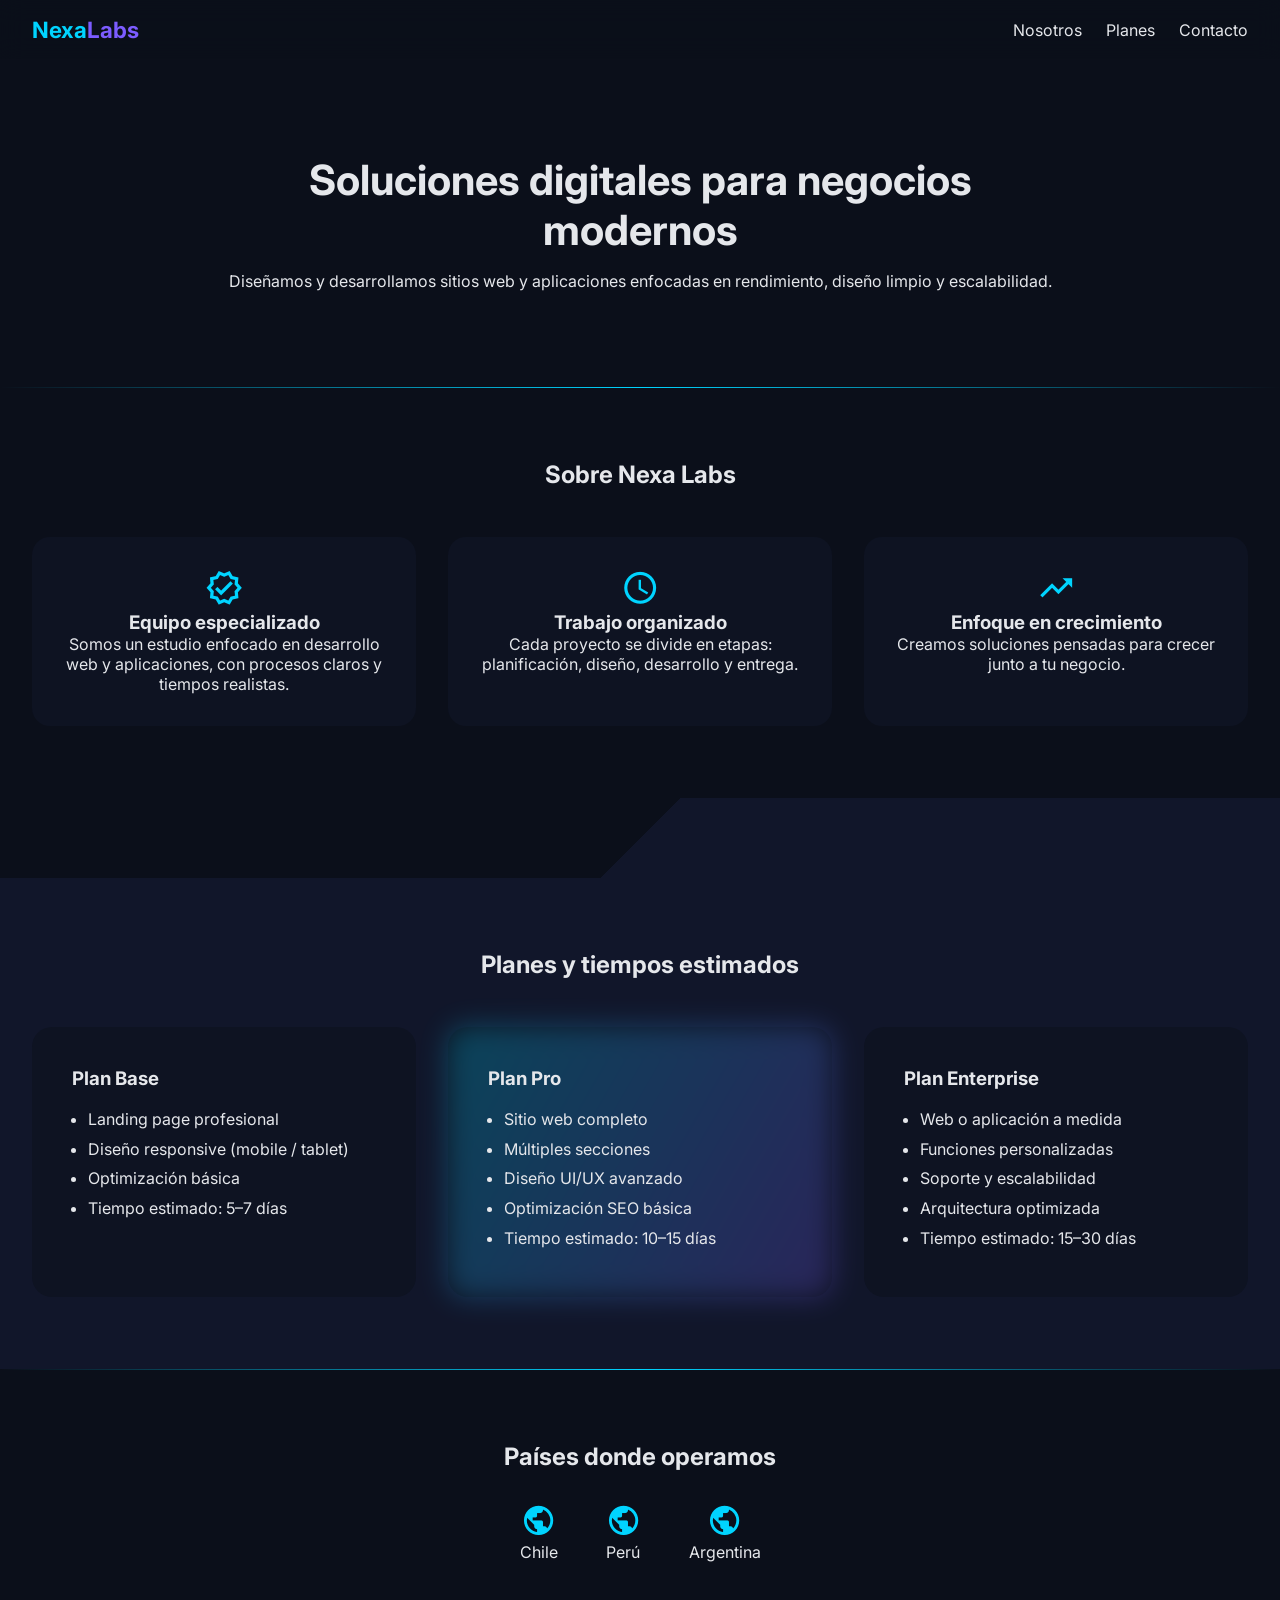
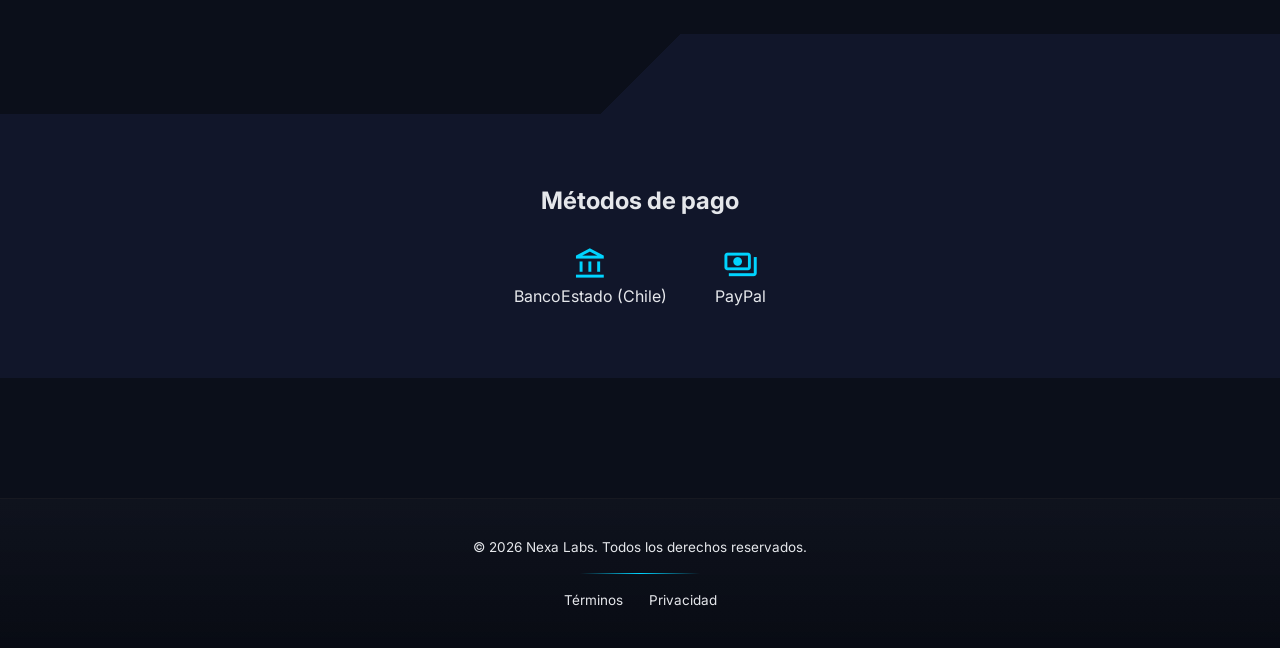
<file: index.html>
<!DOCTYPE html>
<html lang="es">
<head>
  <meta charset="UTF-8" />
  <meta name="viewport" content="width=device-width, initial-scale=1.0"/>
  <!-- Primary Meta Tags -->
<title>Nexa Labs</title>
<meta name="title" content="Nexa Labs - Desarrollo Web y Apps">
<meta name="description" content="Desarrollo de sitios web y aplicaciones modernas para emprendimientos y negocios en Chile, Perú y Argentina.">
<meta name="keywords" content="desarrollo web, diseño web, apps, software, nexalabs, nexateamx">
<meta name="author" content="Nexa Labs">
<meta name="robots" content="index, follow">
<meta name="language" content="es">

<!-- Open Graph / Facebook -->
<meta property="og:type" content="website">
<meta property="og:url" content="https://nexaweb.shop/">
<meta property="og:title" content="Nexa Labs - Desarrollo Web y Apps">
<meta property="og:description" content="Creamos soluciones digitales modernas para negocios y emprendimientos.">

<!-- Twitter -->
<meta property="twitter:card" content="summary_large_image">
<meta property="twitter:url" content="https://nexaweb.shop/">
<meta property="twitter:title" content="Nexa Labs - Desarrollo Web y Apps">
<meta property="twitter:description" content="Webs y aplicaciones modernas, rápidas y profesionales.">

<!-- Favicon -->
<link rel="icon" type="image/png" href="Assets/Images/Icon.png">

  <link href="https://fonts.googleapis.com/css2?family=Inter:wght@300;400;600;700&display=swap" rel="stylesheet">
  <link href="https://fonts.googleapis.com/icon?family=Material+Icons+Outlined" rel="stylesheet">

  <link rel="stylesheet" href="css/styles.css">
</head>
<body>

<!-- Topbar -->
<header class="topbar">
  <div class="logo">
    <span class="logo-primary">Nexa</span><span class="logo-secondary">Labs</span>
  </div>

  <nav class="nav">
    <a href="About/">Nosotros</a>
    <a href="Plans">Planes</a>
    <a href="Contact">Contacto</a>
  </nav>

  <div class="menu-toggle" id="menuToggle">
    <span class="material-icons-outlined">menu</span>
  </div>
</header>

<!-- Hero -->
<section class="hero">
  <h1>Soluciones digitales para negocios modernos</h1>
  <p>
    Diseñamos y desarrollamos sitios web y aplicaciones enfocadas en rendimiento,
    diseño limpio y escalabilidad.
  </p>
</section>

<!-- Divider -->
<div class="divider"></div>

<!-- About -->
<section id="about" class="section">
  <h2>Sobre Nexa Labs</h2>

  <div class="about-grid">
    <div class="about-card">
      <span class="material-icons-outlined">verified</span>
      <h3>Equipo especializado</h3>
      <p>
        Somos un estudio enfocado en desarrollo web y aplicaciones,
        con procesos claros y tiempos realistas.
      </p>
    </div>

    <div class="about-card">
      <span class="material-icons-outlined">schedule</span>
      <h3>Trabajo organizado</h3>
      <p>
        Cada proyecto se divide en etapas: planificación, diseño,
        desarrollo y entrega.
      </p>
    </div>

    <div class="about-card">
      <span class="material-icons-outlined">trending_up</span>
      <h3>Enfoque en crecimiento</h3>
      <p>
        Creamos soluciones pensadas para crecer junto a tu negocio.
      </p>
    </div>
  </div>
</section>

<!-- Divider angled -->
<div class="divider angled"></div>

<!-- Plans -->
<section id="plans" class="section alt">
  <h2>Planes y tiempos estimados</h2>

  <div class="plans">
    <div class="plan-card">
      <h3>Plan Base</h3>
      <ul>
        <li>Landing page profesional</li>
        <li>Diseño responsive (mobile / tablet)</li>
        <li>Optimización básica</li>
        <li>Tiempo estimado: 5–7 días</li>
      </ul>
    </div>

    <div class="plan-card featured">
      <h3>Plan Pro</h3>
      <ul>
        <li>Sitio web completo</li>
        <li>Múltiples secciones</li>
        <li>Diseño UI/UX avanzado</li>
        <li>Optimización SEO básica</li>
        <li>Tiempo estimado: 10–15 días</li>
      </ul>
    </div>

    <div class="plan-card">
      <h3>Plan Enterprise</h3>
      <ul>
        <li>Web o aplicación a medida</li>
        <li>Funciones personalizadas</li>
        <li>Soporte y escalabilidad</li>
        <li>Arquitectura optimizada</li>
        <li>Tiempo estimado: 15–30 días</li>
      </ul>
    </div>
  </div>
</section>

<!-- Divider -->
<div class="divider"></div>

<!-- Coverage -->
<section class="section">
  <h2>Países donde operamos</h2>

  <div class="coverage">
    <div class="coverage-item">
      <span class="material-icons-outlined">public</span>
      <p>Chile</p>
    </div>
    <div class="coverage-item">
      <span class="material-icons-outlined">public</span>
      <p>Perú</p>
    </div>
    <div class="coverage-item">
      <span class="material-icons-outlined">public</span>
      <p>Argentina</p>
    </div>
  </div>
</section>

<!-- Divider angled -->
<div class="divider angled"></div>

<!-- Payments -->
<section class="section alt">
  <h2>Métodos de pago</h2>

  <div class="payments">
    <div class="payment-item">
      <span class="material-icons-outlined">account_balance</span>
      <p>BancoEstado (Chile)</p>
    </div>
    <div class="payment-item">
      <span class="material-icons-outlined">payments</span>
      <p>PayPal</p>
    </div>
  </div>
</section>

<footer class="site-footer">
  <div class="container footer-content">
    <p class="copyright">
      © 2026 Nexa Labs. Todos los derechos reservados.
    </p>

    <div class="footer-divider"></div>

    <nav class="footer-links">
      <a href="Terms-of-Services/">Términos</a>
      <a href="Privacy-Policy/">Privacidad</a>
    </nav>

  </div>
</footer>



<script src="js/main.js"></script>
</body>
</html>
</file>
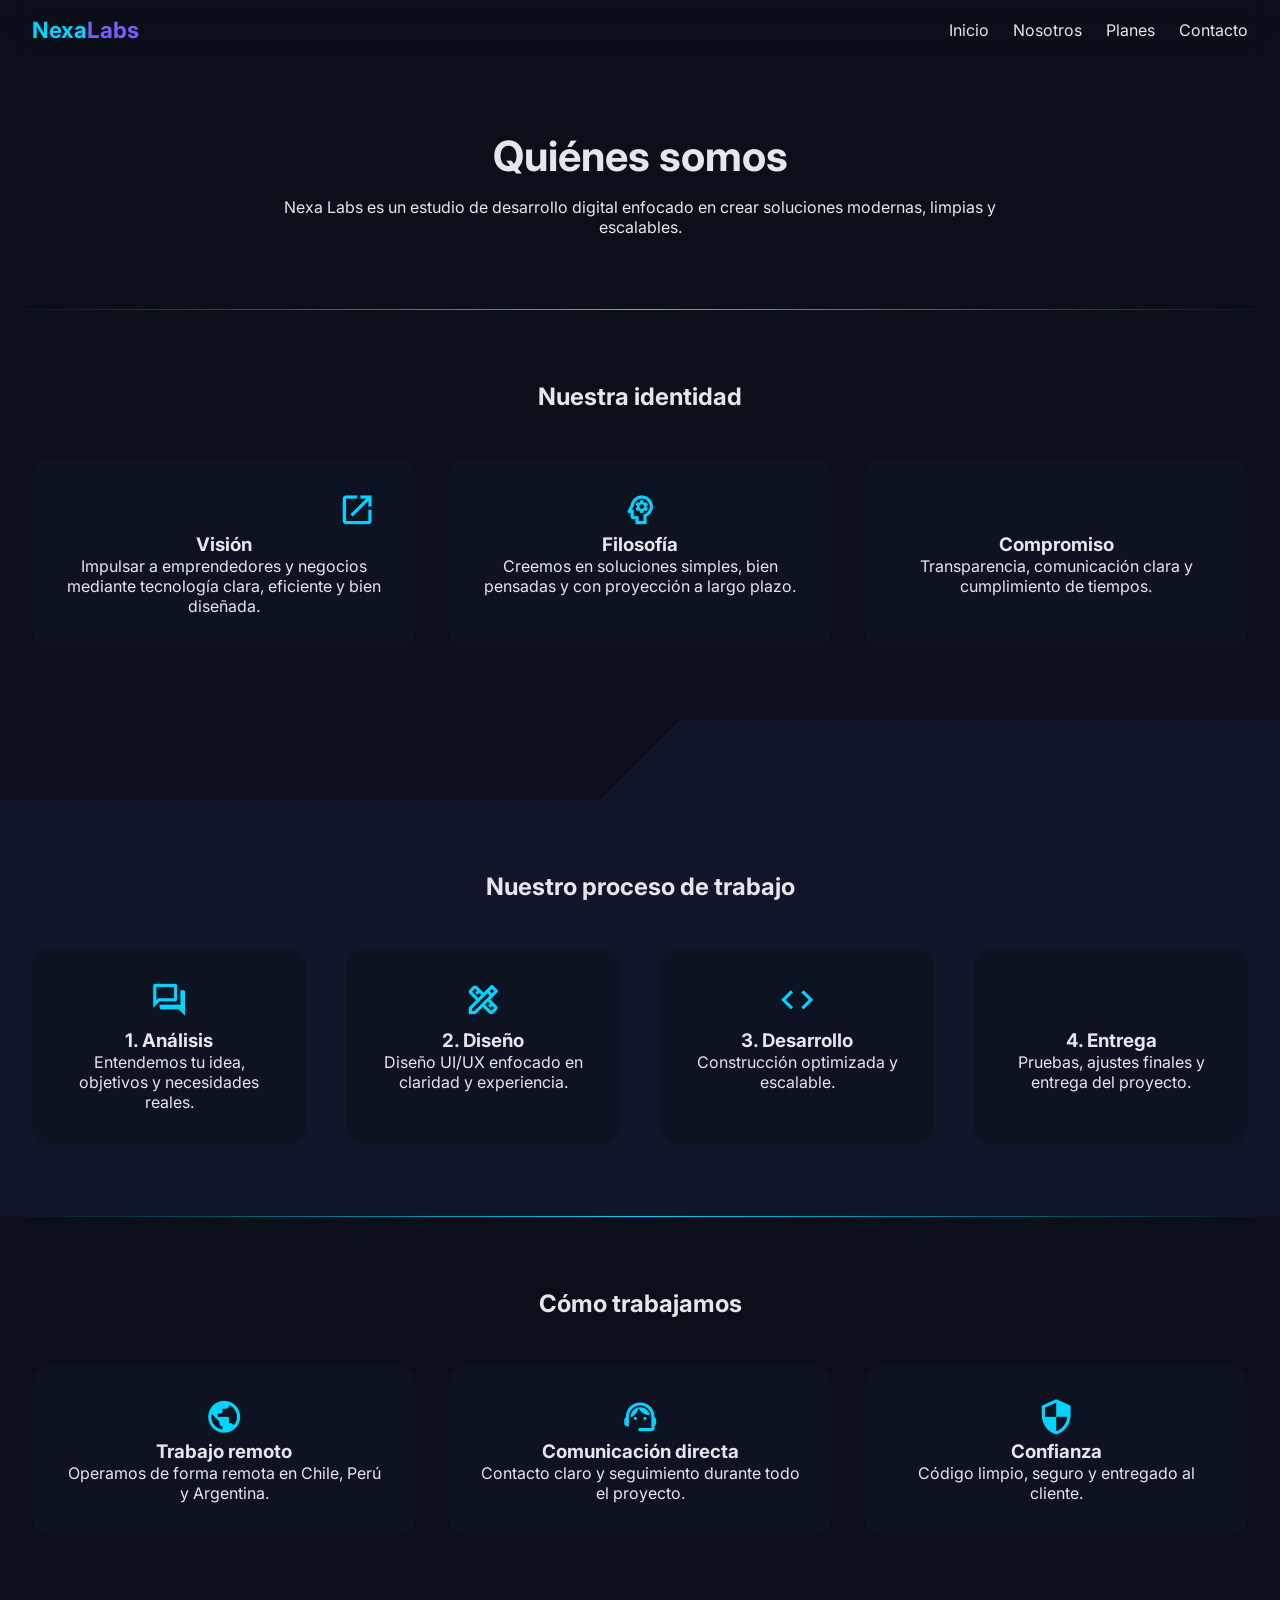
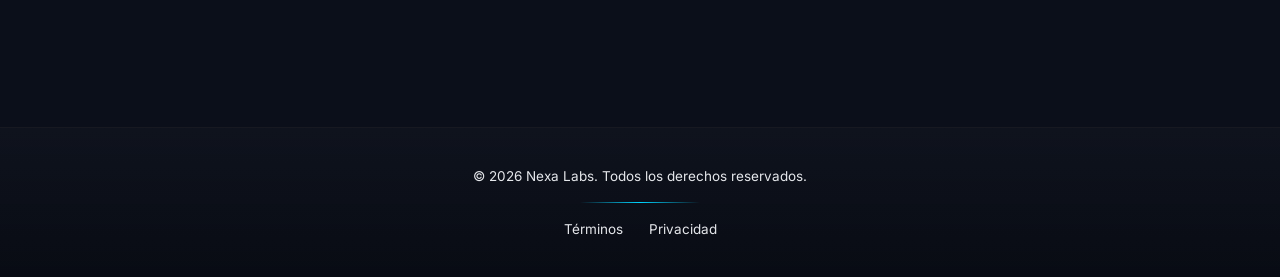
<file: About/index.html>
<!DOCTYPE html>
<html lang="es">
<head>
  <meta charset="UTF-8" />
  <meta name="viewport" content="width=device-width, initial-scale=1.0"/>
<title>Nexa Labs - About</title>
<meta name="title" content="Nexa Labs - Desarrollo Web y Apps">
<meta name="description" content="Desarrollo de sitios web y aplicaciones modernas para emprendimientos y negocios en Chile, Perú y Argentina.">
<meta name="keywords" content="desarrollo web, diseño web, apps, software, nexalabs, nexateamx">
<meta name="author" content="Nexa Labs">
<meta name="robots" content="index, follow">
<meta name="language" content="es">

<!-- Open Graph / Facebook -->
<meta property="og:type" content="website">
<meta property="og:url" content="https://nexaweb.shop/About">
<meta property="og:title" content="Nexa Labs - Desarrollo Web y Apps">
<meta property="og:description" content="Creamos soluciones digitales modernas para negocios y emprendimientos.">

<!-- Twitter -->
<meta property="twitter:card" content="summary_large_image">
<meta property="twitter:url" content="https://nexaweb.shop/About">
<meta property="twitter:title" content="Nexa Labs - Desarrollo Web y Apps">
<meta property="twitter:description" content="Webs y aplicaciones modernas, rápidas y profesionales.">

<!-- Favicon -->
<link rel="icon" type="image/png" href="../Assets/Images/Icon.png">

  <link href="https://fonts.googleapis.com/css2?family=Inter:wght@300;400;600;700&display=swap" rel="stylesheet">
  <link href="https://fonts.googleapis.com/icon?family=Material+Icons+Outlined" rel="stylesheet">

  <link rel="stylesheet" href="../css/styles.css">
</head>
<body>

<!-- Topbar (MISMA QUE HOME) -->
<header class="topbar">
  <div class="logo">
    <span class="logo-primary">Nexa</span><span class="logo-secondary">Labs</span>
  </div>

  <nav class="nav">
    <a href="../">Inicio</a>
    <a href="#">Nosotros</a>
    <a href="../Plans/">Planes</a>
    <a href="../Contact/">Contacto</a>
  </nav>

  <div class="menu-toggle" id="menuToggle">
    <span class="material-icons-outlined">menu</span>
  </div>
</header>

<!-- HERO NOSOTROS -->
<section class="hero hero-small">
  <h1>Quiénes somos</h1>
  <p>
    Nexa Labs es un estudio de desarrollo digital enfocado en crear
    soluciones modernas, limpias y escalables.
  </p>
</section>

<div class="divider"></div>

<!-- IDENTIDAD -->
<section class="section">
  <h2>Nuestra identidad</h2>

  <div class="about-grid">
    <div class="about-card">
      <span class="material-icons-outlined">rocket_launch</span>
      <h3>Visión</h3>
      <p>
        Impulsar a emprendedores y negocios mediante tecnología clara,
        eficiente y bien diseñada.
      </p>
    </div>

    <div class="about-card">
      <span class="material-icons-outlined">psychology</span>
      <h3>Filosofía</h3>
      <p>
        Creemos en soluciones simples, bien pensadas y con proyección
        a largo plazo.
      </p>
    </div>

    <div class="about-card">
      <span class="material-icons-outlined">handshake</span>
      <h3>Compromiso</h3>
      <p>
        Transparencia, comunicación clara y cumplimiento de tiempos.
      </p>
    </div>
  </div>
</section>

<div class="divider angled"></div>

<!-- PROCESO -->
<section class="section alt">
  <h2>Nuestro proceso de trabajo</h2>

  <div class="process">
    <div class="process-step">
      <span class="material-icons-outlined">forum</span>
      <h3>1. Análisis</h3>
      <p>Entendemos tu idea, objetivos y necesidades reales.</p>
    </div>

    <div class="process-step">
      <span class="material-icons-outlined">design_services</span>
      <h3>2. Diseño</h3>
      <p>Diseño UI/UX enfocado en claridad y experiencia.</p>
    </div>

    <div class="process-step">
      <span class="material-icons-outlined">code</span>
      <h3>3. Desarrollo</h3>
      <p>Construcción optimizada y escalable.</p>
    </div>

    <div class="process-step">
      <span class="material-icons-outlined">task_alt</span>
      <h3>4. Entrega</h3>
      <p>Pruebas, ajustes finales y entrega del proyecto.</p>
    </div>
  </div>
</section>

<div class="divider"></div>

<!-- ALCANCE -->
<section class="section">
  <h2>Cómo trabajamos</h2>

  <div class="about-grid">
    <div class="about-card">
      <span class="material-icons-outlined">public</span>
      <h3>Trabajo remoto</h3>
      <p>
        Operamos de forma remota en Chile, Perú y Argentina.
      </p>
    </div>

    <div class="about-card">
      <span class="material-icons-outlined">support_agent</span>
      <h3>Comunicación directa</h3>
      <p>
        Contacto claro y seguimiento durante todo el proyecto.
      </p>
    </div>

    <div class="about-card">
      <span class="material-icons-outlined">security</span>
      <h3>Confianza</h3>
      <p>
        Código limpio, seguro y entregado al cliente.
      </p>
    </div>
  </div>
</section>

<!-- FOOTER -->
<footer class="site-footer">
    <div class="container footer-content">
      <p>© 2026 Nexa Labs. Todos los derechos reservados.</p>

      <div class="footer-divider"></div>

      <nav class="footer-links">
        <a href="../Terms-of-Services/">Términos</a>
        <a href="../Privacy-Policy/">Privacidad</a>
      </nav>
    </div>
  </footer>

<script src="../js/main.js"></script>
</body>
</html>
</file>
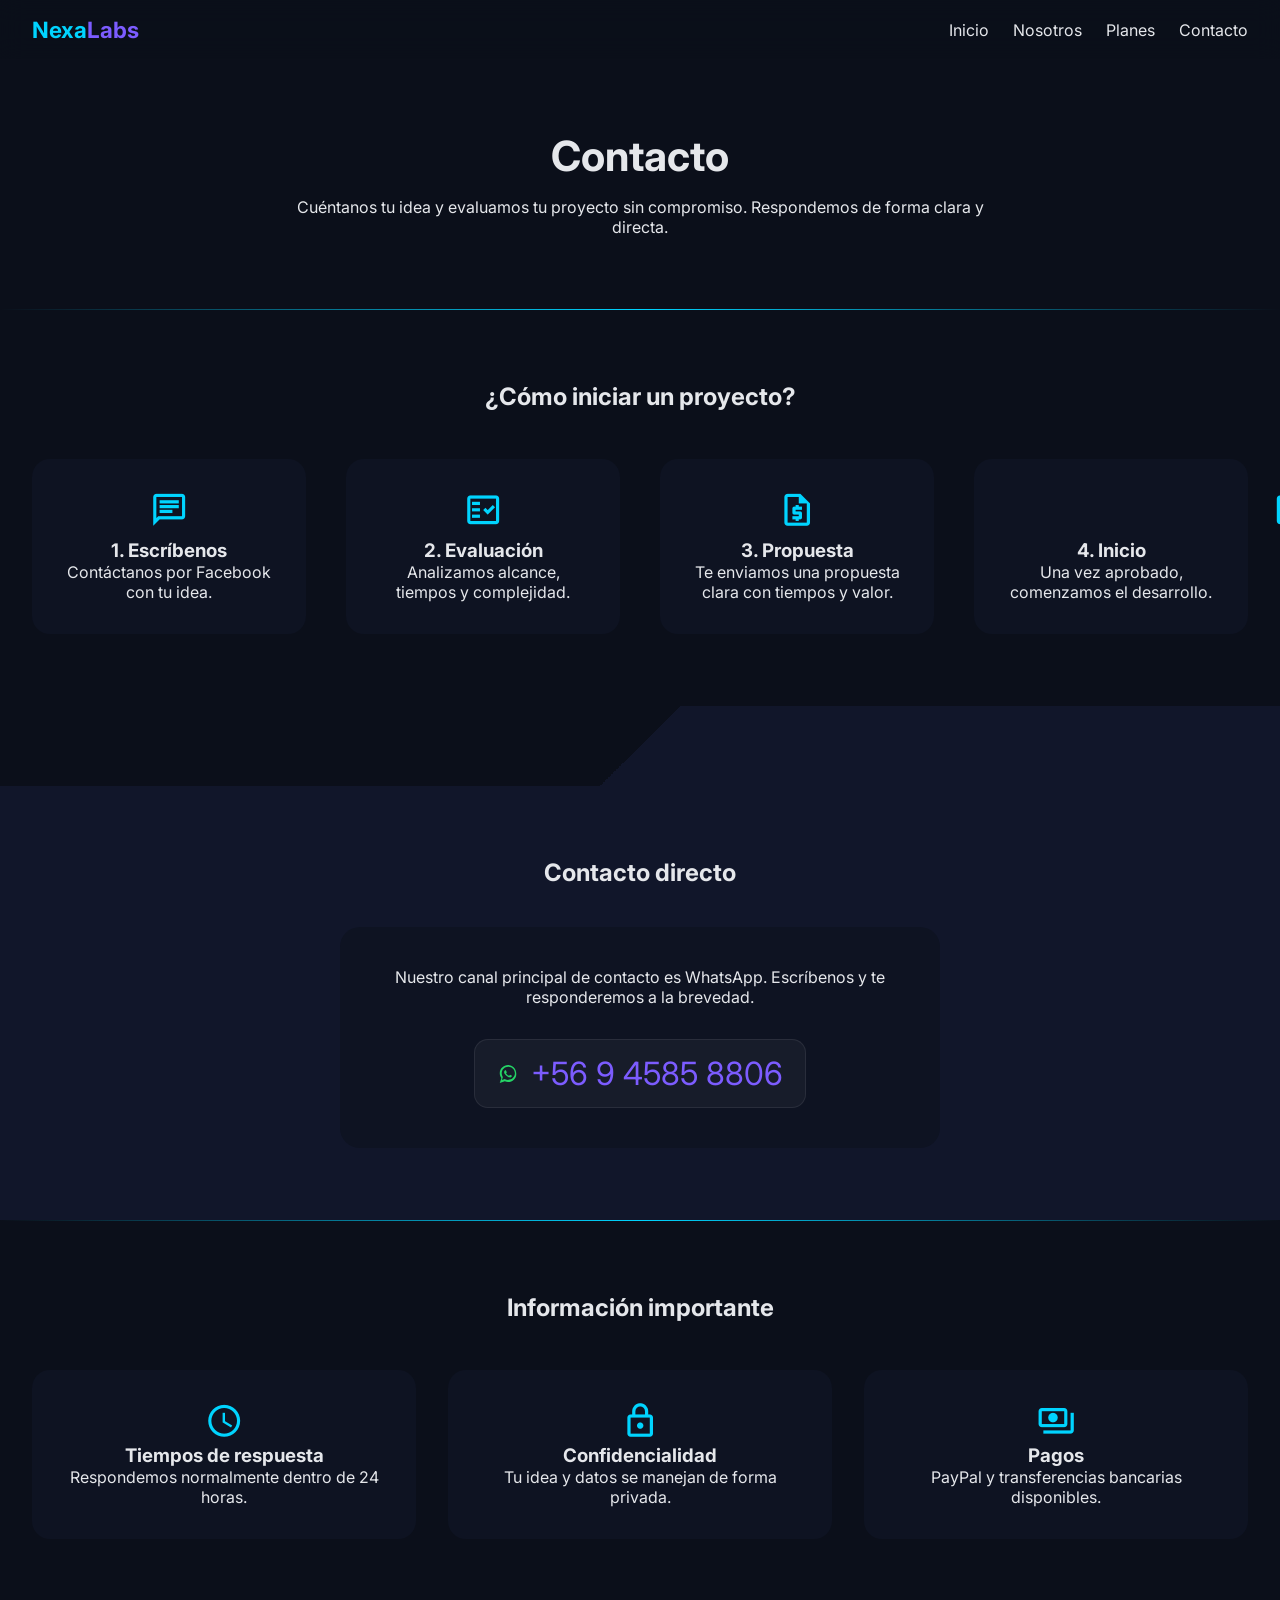
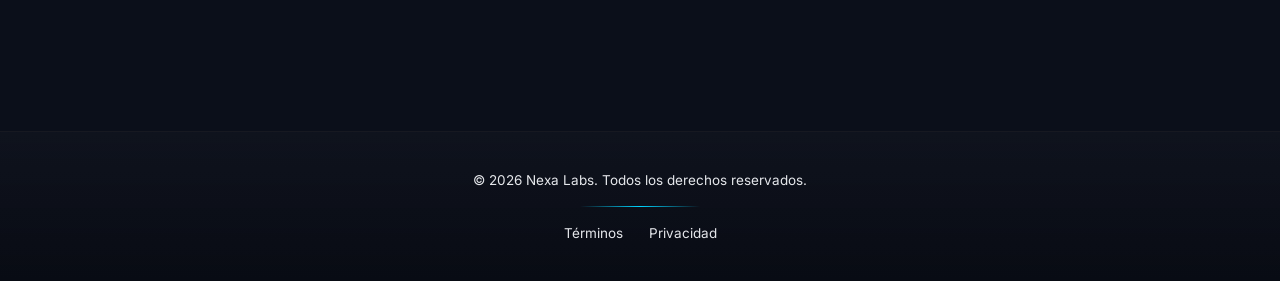
<file: Contact/index.html>
<!DOCTYPE html>
<html lang="es">
<head>
  <meta charset="UTF-8" />
  <meta name="viewport" content="width=device-width, initial-scale=1.0"/>
<title>Nexa Labs - Contact</title>
<meta name="title" content="Nexa Labs - Desarrollo Web y Apps">
<meta name="description" content="Desarrollo de sitios web y aplicaciones modernas para emprendimientos y negocios en Chile, Perú y Argentina.">
<meta name="keywords" content="desarrollo web, diseño web, apps, software, nexalabs, nexateamx">
<meta name="author" content="Nexa Labs">
<meta name="robots" content="index, follow">
<meta name="language" content="es">

<!-- Open Graph / Facebook -->
<meta property="og:type" content="website">
<meta property="og:url" content="https://nexaweb.shop/Contact">
<meta property="og:title" content="Nexa Labs - Desarrollo Web y Apps">
<meta property="og:description" content="Creamos soluciones digitales modernas para negocios y emprendimientos.">

<!-- Twitter -->
<meta property="twitter:card" content="summary_large_image">
<meta property="twitter:url" content="https://nexaweb.shop/Contact">
<meta property="twitter:title" content="Nexa Labs - Desarrollo Web y Apps">
<meta property="twitter:description" content="Webs y aplicaciones modernas, rápidas y profesionales.">

<!-- Favicon -->
<link rel="icon" type="image/png" href="../Assets/Images/Icon.png">

  <link href="https://fonts.googleapis.com/css2?family=Inter:wght@300;400;600;700&display=swap" rel="stylesheet">
  <link href="https://fonts.googleapis.com/icon?family=Material+Icons+Outlined" rel="stylesheet">

  <link rel="stylesheet" href="../css/styles.css">
</head>
<body>

<!-- TOPBAR -->
<header class="topbar">
  <div class="logo">
    <span class="logo-primary">Nexa</span><span class="logo-secondary">Labs</span>
  </div>

  <nav class="nav">
    <a href="../">Inicio</a>
    <a href="../About/">Nosotros</a>
    <a href="../Plans/">Planes</a>
    <a href="#">Contacto</a>
  </nav>

  <div class="menu-toggle" id="menuToggle">
    <span class="material-icons-outlined">menu</span>
  </div>
</header>

<!-- HERO -->
<section class="hero hero-small">
  <h1>Contacto</h1>
  <p>
    Cuéntanos tu idea y evaluamos tu proyecto sin compromiso.
    Respondemos de forma clara y directa.
  </p>
</section>

<div class="divider"></div>

<!-- CÓMO FUNCIONA -->
<section class="section">
  <h2>¿Cómo iniciar un proyecto?</h2>

  <div class="process">
    <div class="process-step">
      <span class="material-icons-outlined">chat</span>
      <h3>1. Escríbenos</h3>
      <p>Contáctanos por Facebook con tu idea.</p>
    </div>

    <div class="process-step">
      <span class="material-icons-outlined">fact_check</span>
      <h3>2. Evaluación</h3>
      <p>Analizamos alcance, tiempos y complejidad.</p>
    </div>

    <div class="process-step">
      <span class="material-icons-outlined">request_quote</span>
      <h3>3. Propuesta</h3>
      <p>Te enviamos una propuesta clara con tiempos y valor.</p>
    </div>

    <div class="process-step">
      <span class="material-icons-outlined">rocket_launch</span>
      <h3>4. Inicio</h3>
      <p>Una vez aprobado, comenzamos el desarrollo.</p>
    </div>
  </div>
</section>

<div class="divider angled"></div>

<!-- CONTACTO DIRECTO -->
<section class="section alt">
  <h2>Contacto directo</h2>

  <div class="contact-box">
    <p>
      Nuestro canal principal de contacto es WhatsApp.
      Escríbenos y te responderemos a la brevedad.
    </p>

    <div class="contact-methods">
      <a
        class="contact-item"
        href="https://wa.me/56945858806"
        target="_blank"
        rel="noopener"
      >
        <svg
          viewBox="0 0 32 32"
          aria-hidden="true"
        >
          <path d="M16.04 3C9.39 3 4 8.3 4 14.86c0 2.6.9 5.03 2.4 6.97L4 29l7.33-2.28a12.1 12.1 0 0 0 4.7.94c6.64 0 12.04-5.3 12.04-11.8C28.07 8.3 22.68 3 16.04 3Zm0 21.6c-1.5 0-2.96-.4-4.24-1.1l-.3-.17-4.35 1.36 1.42-4.16-.2-.33a9.6 9.6 0 0 1-1.53-5.34c0-5.2 4.32-9.44 9.6-9.44s9.6 4.24 9.6 9.44-4.32 9.44-9.6 9.44Zm5.2-6.4c-.28-.14-1.66-.82-1.92-.92-.26-.1-.45-.14-.64.14-.19.28-.73.92-.9 1.1-.17.18-.34.2-.62.06-.28-.14-1.18-.43-2.25-1.37-.83-.74-1.39-1.65-1.56-1.93-.16-.28-.02-.43.12-.57.12-.12.28-.32.42-.48.14-.16.19-.28.28-.46.1-.18.05-.34-.02-.48-.07-.14-.64-1.55-.88-2.12-.23-.55-.46-.48-.64-.49h-.54c-.18 0-.48.07-.73.34-.26.28-.96.94-.96 2.3s.99 2.67 1.13 2.86c.14.18 1.94 2.96 4.7 4.14.66.28 1.17.45 1.57.58.66.2 1.26.17 1.73.1.53-.08 1.66-.68 1.9-1.34.24-.66.24-1.22.17-1.34-.07-.12-.26-.18-.54-.32Z"/>
        </svg>

        <span>+56 9 4585 8806</span>
      </a>
    </div>
  </div>
</section>


<div class="divider"></div>

<!-- INFO EXTRA -->
<section class="section">
  <h2>Información importante</h2>

  <div class="about-grid">
    <div class="about-card">
      <span class="material-icons-outlined">schedule</span>
      <h3>Tiempos de respuesta</h3>
      <p>Respondemos normalmente dentro de 24 horas.</p>
    </div>

    <div class="about-card">
      <span class="material-icons-outlined">lock</span>
      <h3>Confidencialidad</h3>
      <p>Tu idea y datos se manejan de forma privada.</p>
    </div>

    <div class="about-card">
      <span class="material-icons-outlined">payments</span>
      <h3>Pagos</h3>
      <p>PayPal y transferencias bancarias disponibles.</p>
    </div>
  </div>
</section>

<footer class="site-footer">
    <div class="container footer-content">
      <p>© 2026 Nexa Labs. Todos los derechos reservados.</p>

      <div class="footer-divider"></div>

      <nav class="footer-links">
        <a href="../Terms-of-Services/">Términos</a>
        <a href="../Privacy-Policy/">Privacidad</a>
      </nav>
    </div>
  </footer>
  
<script src="../js/main.js"></script>
</body>
</html>
</file>
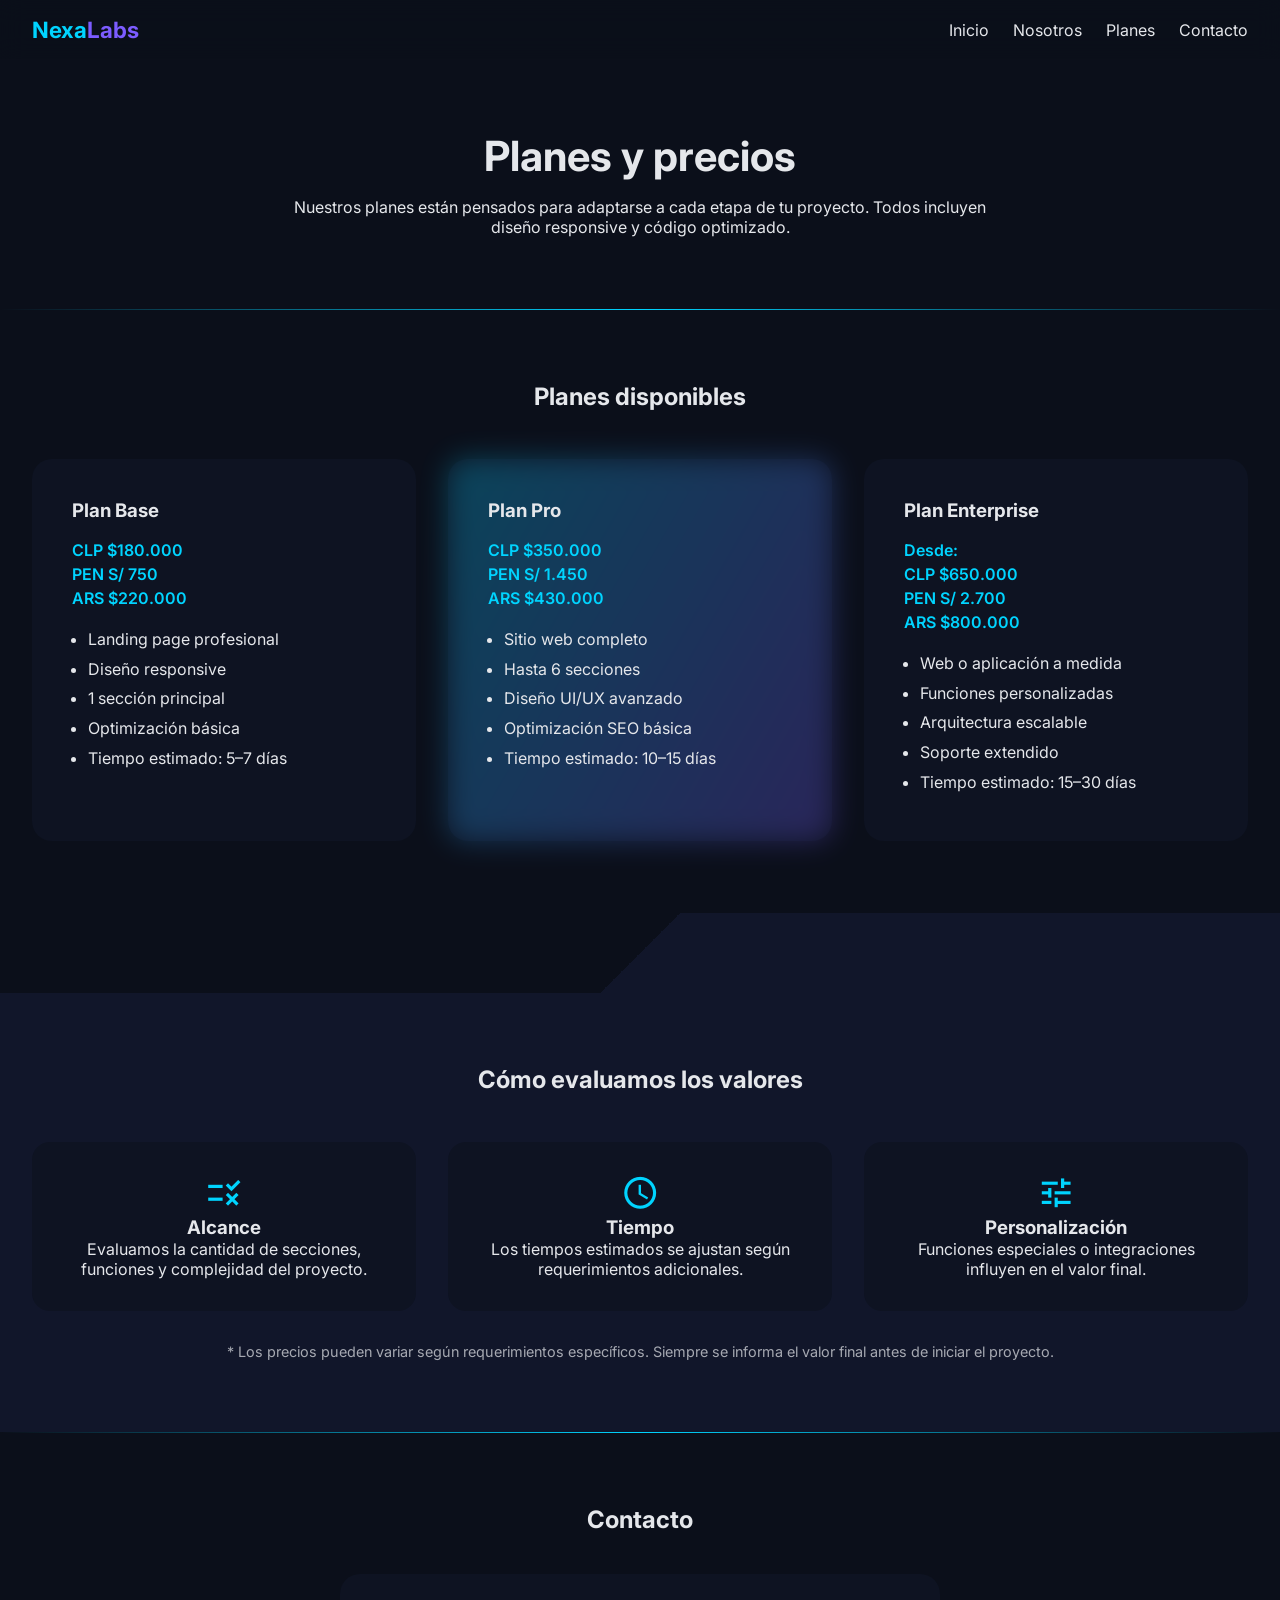
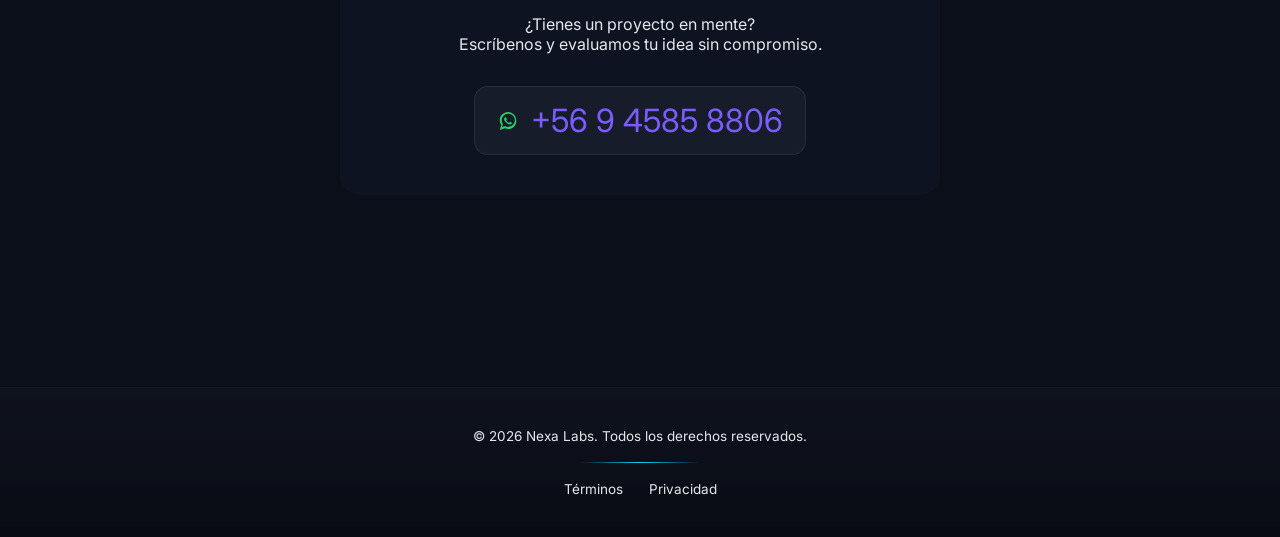
<file: Plans/index.html>
<!DOCTYPE html>
<html lang="es">
<head>
  <meta charset="UTF-8" />
  <meta name="viewport" content="width=device-width, initial-scale=1.0"/>
<title>Nexa Labs - Plans</title>
<meta name="title" content="Nexa Labs - Desarrollo Web y Apps">
<meta name="description" content="Desarrollo de sitios web y aplicaciones modernas para emprendimientos y negocios en Chile, Perú y Argentina.">
<meta name="keywords" content="desarrollo web, diseño web, apps, software, nexalabs, nexateamx">
<meta name="author" content="Nexa Labs">
<meta name="robots" content="index, follow">
<meta name="language" content="es">

<!-- Open Graph / Facebook -->
<meta property="og:type" content="website">
<meta property="og:url" content="https://nexaweb.shop/Plans">
<meta property="og:title" content="Nexa Labs - Desarrollo Web y Apps">
<meta property="og:description" content="Creamos soluciones digitales modernas para negocios y emprendimientos.">

<!-- Twitter -->
<meta property="twitter:card" content="summary_large_image">
<meta property="twitter:url" content="https://nexaweb.shop/Plans">
<meta property="twitter:title" content="Nexa Labs - Desarrollo Web y Apps">
<meta property="twitter:description" content="Webs y aplicaciones modernas, rápidas y profesionales.">

<!-- Favicon -->
<link rel="icon" type="image/png" href="../Assets/Images/Icon.png">

  <link href="https://fonts.googleapis.com/css2?family=Inter:wght@300;400;600;700&display=swap" rel="stylesheet">
  <link href="https://fonts.googleapis.com/icon?family=Material+Icons+Outlined" rel="stylesheet">

  <link rel="stylesheet" href="../css/styles.css">
</head>
<body>

<!-- TOPBAR -->
<header class="topbar">
  <div class="logo">
    <span class="logo-primary">Nexa</span><span class="logo-secondary">Labs</span>
  </div>

  <nav class="nav">
    <a href="../">Inicio</a>
    <a href="../About/">Nosotros</a>
    <a href="#">Planes</a>
    <a href="../Contact/">Contacto</a>
  </nav>

  <div class="menu-toggle" id="menuToggle">
    <span class="material-icons-outlined">menu</span>
  </div>
</header>

<!-- HERO -->
<section class="hero hero-small">
  <h1>Planes y precios</h1>
  <p>
    Nuestros planes están pensados para adaptarse a cada etapa de tu proyecto.
    Todos incluyen diseño responsive y código optimizado.
  </p>
</section>

<div class="divider"></div>

<!-- PLANES -->
<section class="section">
  <h2>Planes disponibles</h2>

  <div class="plans pricing">
    <!-- BASE -->
    <div class="plan-card">
      <h3>Plan Base</h3>
      <p class="price">
        CLP $180.000<br>
        PEN S/ 750<br>
        ARS $220.000
      </p>
      <ul>
        <li>Landing page profesional</li>
        <li>Diseño responsive</li>
        <li>1 sección principal</li>
        <li>Optimización básica</li>
        <li>Tiempo estimado: 5–7 días</li>
      </ul>
    </div>

    <!-- PRO -->
    <div class="plan-card featured">
      <h3>Plan Pro</h3>
      <p class="price">
        CLP $350.000<br>
        PEN S/ 1.450<br>
        ARS $430.000
      </p>
      <ul>
        <li>Sitio web completo</li>
        <li>Hasta 6 secciones</li>
        <li>Diseño UI/UX avanzado</li>
        <li>Optimización SEO básica</li>
        <li>Tiempo estimado: 10–15 días</li>
      </ul>
    </div>

    <!-- ENTERPRISE -->
    <div class="plan-card">
      <h3>Plan Enterprise</h3>
      <p class="price">
        Desde:<br>
        CLP $650.000<br>
        PEN S/ 2.700<br>
        ARS $800.000
      </p>
      <ul>
        <li>Web o aplicación a medida</li>
        <li>Funciones personalizadas</li>
        <li>Arquitectura escalable</li>
        <li>Soporte extendido</li>
        <li>Tiempo estimado: 15–30 días</li>
      </ul>
    </div>
  </div>
</section>

<div class="divider angled"></div>

<!-- COMO FUNCIONA -->
<section class="section alt">
  <h2>Cómo evaluamos los valores</h2>

  <div class="about-grid">
    <div class="about-card">
      <span class="material-icons-outlined">rule</span>
      <h3>Alcance</h3>
      <p>
        Evaluamos la cantidad de secciones, funciones y complejidad del proyecto.
      </p>
    </div>

    <div class="about-card">
      <span class="material-icons-outlined">schedule</span>
      <h3>Tiempo</h3>
      <p>
        Los tiempos estimados se ajustan según requerimientos adicionales.
      </p>
    </div>

    <div class="about-card">
      <span class="material-icons-outlined">tune</span>
      <h3>Personalización</h3>
      <p>
        Funciones especiales o integraciones influyen en el valor final.
      </p>
    </div>
  </div>

  <p class="note">
    * Los precios pueden variar según requerimientos específicos.
    Siempre se informa el valor final antes de iniciar el proyecto.
  </p>
</section>

<div class="divider"></div>

<!-- CONTACTO -->
<section id="contact" class="section">
  <h2>Contacto</h2>

  <div class="contact-box">
    <p>
      ¿Tienes un proyecto en mente?<br>
      Escríbenos y evaluamos tu idea sin compromiso.
    </p>

    <div class="contact-methods">

      <a
        class="contact-item"
        href="https://wa.me/56945858806"
        target="_blank"
        rel="noopener"
      >
      <svg
          viewBox="0 0 32 32"
          aria-hidden="true"
        >
          <path d="M16.04 3C9.39 3 4 8.3 4 14.86c0 2.6.9 5.03 2.4 6.97L4 29l7.33-2.28a12.1 12.1 0 0 0 4.7.94c6.64 0 12.04-5.3 12.04-11.8C28.07 8.3 22.68 3 16.04 3Zm0 21.6c-1.5 0-2.96-.4-4.24-1.1l-.3-.17-4.35 1.36 1.42-4.16-.2-.33a9.6 9.6 0 0 1-1.53-5.34c0-5.2 4.32-9.44 9.6-9.44s9.6 4.24 9.6 9.44-4.32 9.44-9.6 9.44Zm5.2-6.4c-.28-.14-1.66-.82-1.92-.92-.26-.1-.45-.14-.64.14-.19.28-.73.92-.9 1.1-.17.18-.34.2-.62.06-.28-.14-1.18-.43-2.25-1.37-.83-.74-1.39-1.65-1.56-1.93-.16-.28-.02-.43.12-.57.12-.12.28-.32.42-.48.14-.16.19-.28.28-.46.1-.18.05-.34-.02-.48-.07-.14-.64-1.55-.88-2.12-.23-.55-.46-.48-.64-.49h-.54c-.18 0-.48.07-.73.34-.26.28-.96.94-.96 2.3s.99 2.67 1.13 2.86c.14.18 1.94 2.96 4.7 4.14.66.28 1.17.45 1.57.58.66.2 1.26.17 1.73.1.53-.08 1.66-.68 1.9-1.34.24-.66.24-1.22.17-1.34-.07-.12-.26-.18-.54-.32Z"/>
        </svg>
        <span>+56 9 4585 8806</span>
      </a>

    </div>
  </div>
</section>


<!-- FOOTER -->
<footer class="site-footer">
    <div class="container footer-content">
      <p>© 2026 Nexa Labs. Todos los derechos reservados.</p>

      <div class="footer-divider"></div>

      <nav class="footer-links">
        <a href="../Terms-of-Services/">Términos</a>
        <a href="../Privacy-Policy/">Privacidad</a>
      </nav>
    </div>
  </footer>

<script src="../js/main.js"></script>
</body>
</html>
</file>
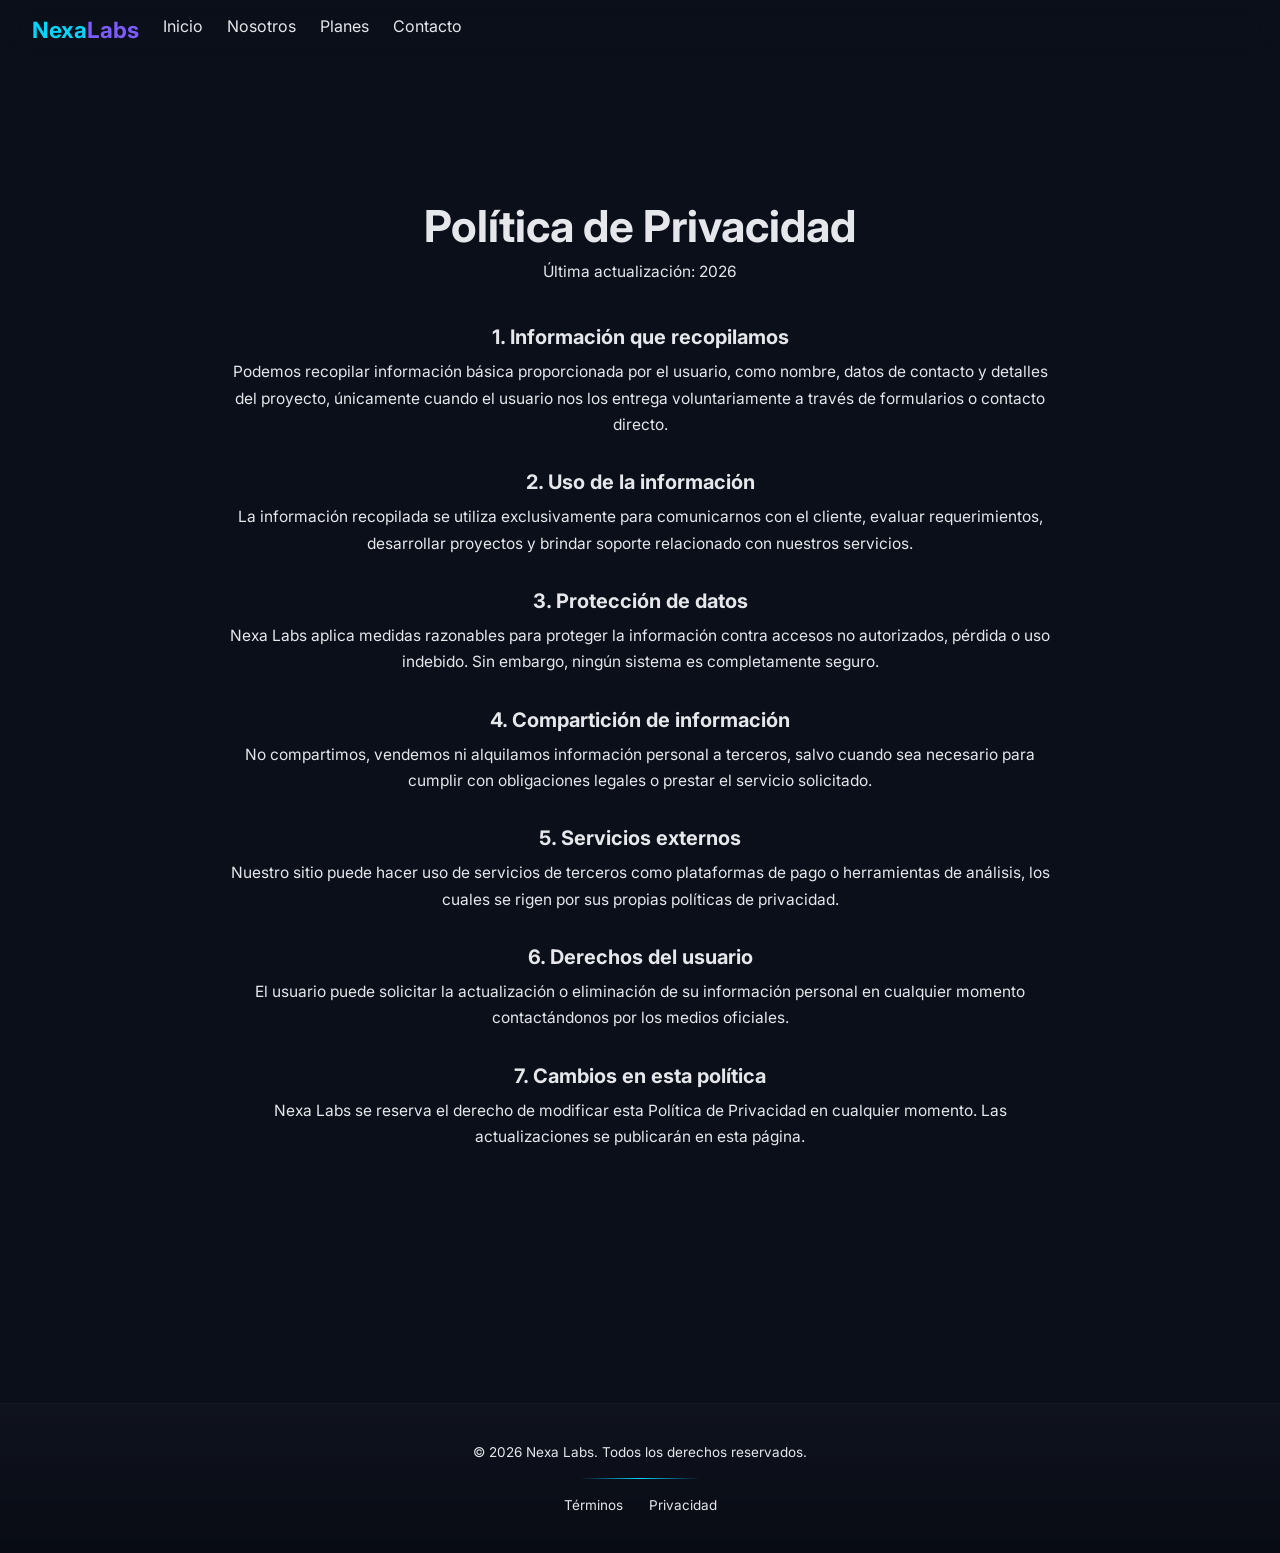
<file: Privacy-Policy/index.html>
<!DOCTYPE html>
<html lang="es">
<head>
  <meta charset="UTF-8" />
  <meta name="viewport" content="width=device-width, initial-scale=1.0" />
<title>Nexa Labs - Privacy Policy</title>
<meta name="title" content="Nexa Labs - Desarrollo Web y Apps">
<meta name="description" content="Desarrollo de sitios web y aplicaciones modernas para emprendimientos y negocios en Chile, Perú y Argentina.">
<meta name="keywords" content="desarrollo web, diseño web, apps, software, nexalabs, nexateamx">
<meta name="author" content="Nexa Labs">
<meta name="robots" content="index, follow">
<meta name="language" content="es">

<!-- Open Graph / Facebook -->
<meta property="og:type" content="website">
<meta property="og:url" content="https://nexaweb.shop/Privacy-Policy">
<meta property="og:title" content="Nexa Labs - Desarrollo Web y Apps">
<meta property="og:description" content="Creamos soluciones digitales modernas para negocios y emprendimientos.">

<!-- Twitter -->
<meta property="twitter:card" content="summary_large_image">
<meta property="twitter:url" content="https://nexaweb.shop/Privacy-Policy">
<meta property="twitter:title" content="Nexa Labs - Desarrollo Web y Apps">
<meta property="twitter:description" content="Webs y aplicaciones modernas, rápidas y profesionales.">

<!-- Favicon -->
<link rel="icon" type="image/png" href="../Assets/Images/Icon.png">

  <!-- Fonts & Icons -->
  <link href="https://fonts.googleapis.com/css2?family=Inter:wght@300;400;500;600;700&display=swap" rel="stylesheet">
  <link href="https://fonts.googleapis.com/icon?family=Material+Icons+Outlined" rel="stylesheet">

  <!-- Main CSS -->
  <link rel="stylesheet" href="../css/styles.css">
</head>
<body>

  <!-- TOPBAR -->
  <header class="topbar">
    <div class="container nav">
      <div class="logo">
        <span class="logo-primary">Nexa</span><span class="logo-secondary">Labs</span>
      </div>

     <nav class="nav">
    <a href="../">Inicio</a>
    <a href="../About/">Nosotros</a>
    <a href="#">Planes</a>
    <a href="../Contact/">Contacto</a>
  </nav>

      <div class="menu-toggle" id="menuToggle">
        <span class="material-icons-outlined">menu</span>
      </div>
    </div>
  </header>

  <!-- MAIN -->
  <main class="section legal-section">
    <div class="container legal-content">

      <h1>Política de Privacidad</h1>
      <p class="legal-updated">Última actualización: 2026</p>

      <section>
        <h2>1. Información que recopilamos</h2>
        <p>
          Podemos recopilar información básica proporcionada por el usuario,
          como nombre, datos de contacto y detalles del proyecto,
          únicamente cuando el usuario nos los entrega voluntariamente
          a través de formularios o contacto directo.
        </p>
      </section>

      <section>
        <h2>2. Uso de la información</h2>
        <p>
          La información recopilada se utiliza exclusivamente para
          comunicarnos con el cliente, evaluar requerimientos,
          desarrollar proyectos y brindar soporte relacionado
          con nuestros servicios.
        </p>
      </section>

      <section>
        <h2>3. Protección de datos</h2>
        <p>
          Nexa Labs aplica medidas razonables para proteger la información
          contra accesos no autorizados, pérdida o uso indebido.
          Sin embargo, ningún sistema es completamente seguro.
        </p>
      </section>

      <section>
        <h2>4. Compartición de información</h2>
        <p>
          No compartimos, vendemos ni alquilamos información personal
          a terceros, salvo cuando sea necesario para cumplir con
          obligaciones legales o prestar el servicio solicitado.
        </p>
      </section>

      <section>
        <h2>5. Servicios externos</h2>
        <p>
          Nuestro sitio puede hacer uso de servicios de terceros
          como plataformas de pago o herramientas de análisis,
          los cuales se rigen por sus propias políticas de privacidad.
        </p>
      </section>

      <section>
        <h2>6. Derechos del usuario</h2>
        <p>
          El usuario puede solicitar la actualización o eliminación
          de su información personal en cualquier momento
          contactándonos por los medios oficiales.
        </p>
      </section>

      <section>
        <h2>7. Cambios en esta política</h2>
        <p>
          Nexa Labs se reserva el derecho de modificar esta Política
          de Privacidad en cualquier momento. Las actualizaciones
          se publicarán en esta página.
        </p>
      </section>

    </div>
  </main>

  <!-- FOOTER -->
<footer class="site-footer">
    <div class="container footer-content">
      <p>© 2026 Nexa Labs. Todos los derechos reservados.</p>

      <div class="footer-divider"></div>

      <nav class="footer-links">
        <a href="../Terms-of-Services/">Términos</a>
        <a href="../Privacy-Policy/">Privacidad</a>
      </nav>
    </div>
  </footer>

  <!-- JS -->
  <script src="../js/main.js"></script>
</body>
</html>
</file>
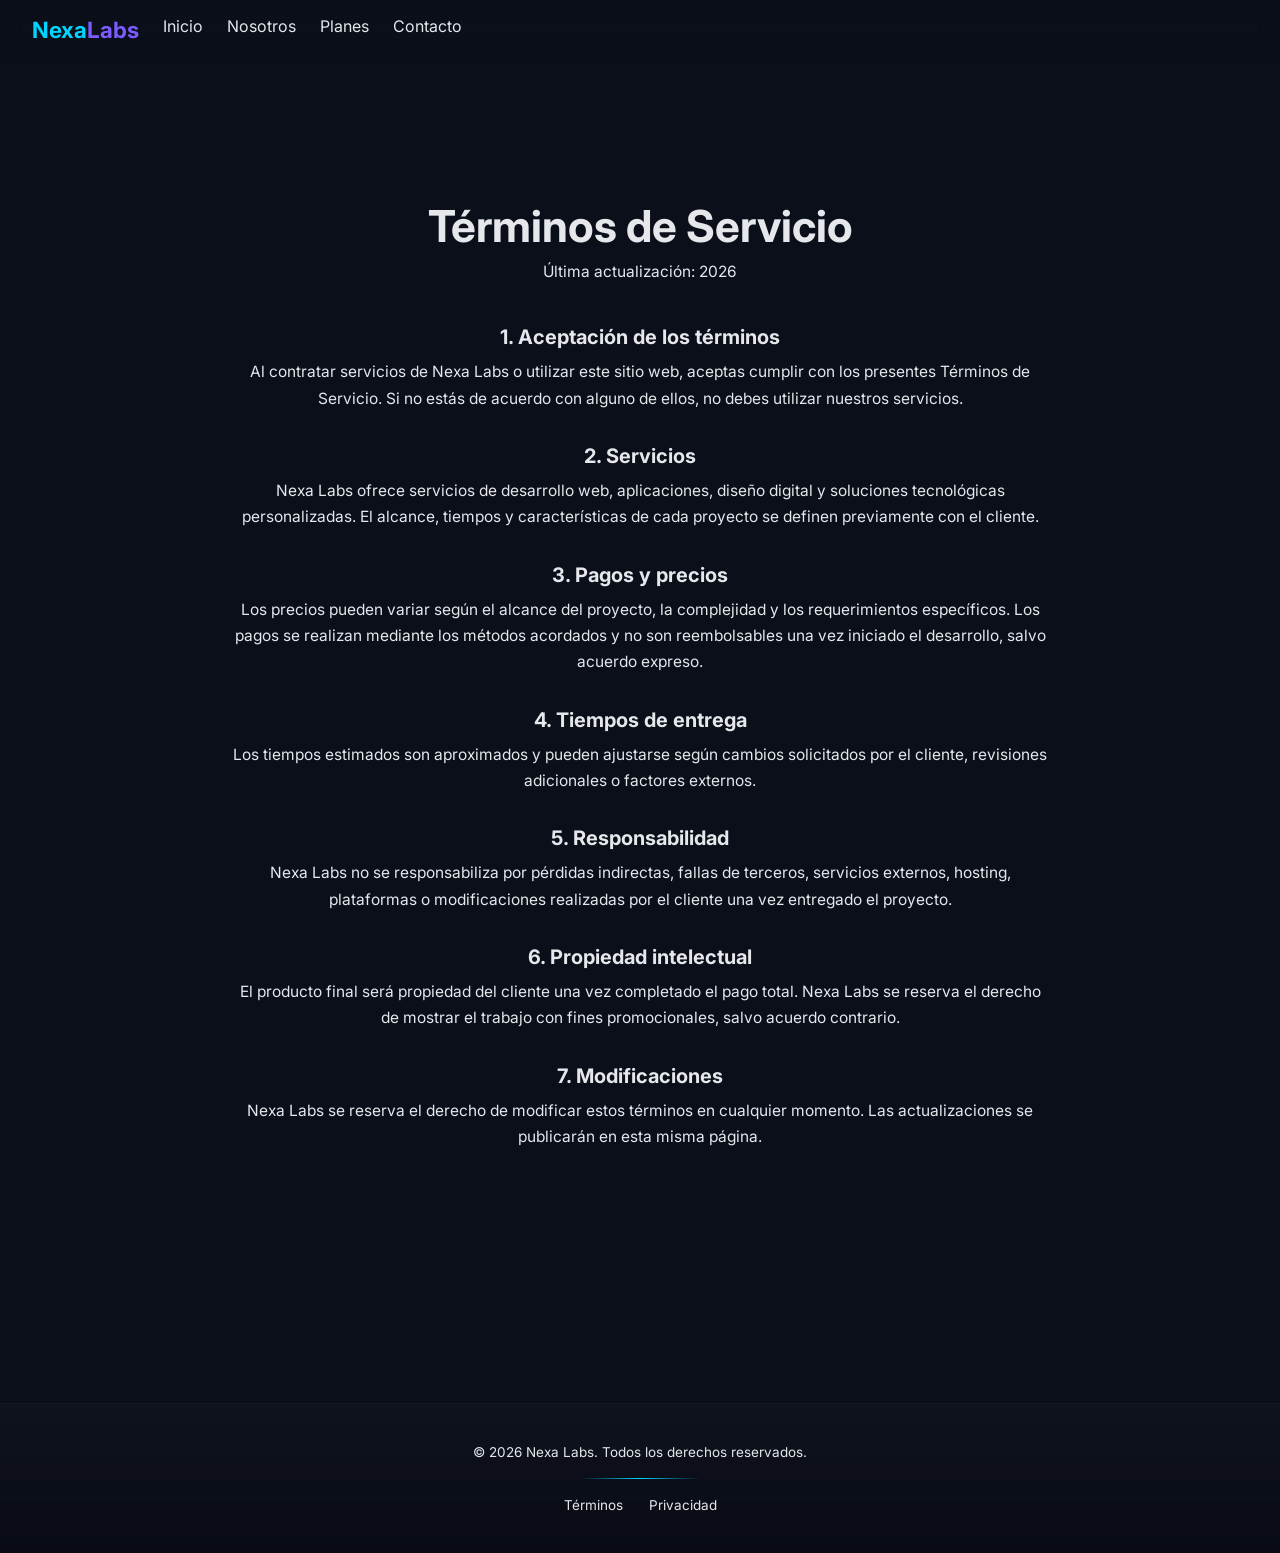
<file: Terms-of-Services/index.html>
<!DOCTYPE html>
<html lang="es">
<head>
  <meta charset="UTF-8" />
  <meta name="viewport" content="width=device-width, initial-scale=1.0" />
<title>Nexa Labs - Terms of Service</title>
<meta name="title" content="Nexa Labs - Desarrollo Web y Apps">
<meta name="description" content="Desarrollo de sitios web y aplicaciones modernas para emprendimientos y negocios en Chile, Perú y Argentina.">
<meta name="keywords" content="desarrollo web, diseño web, apps, software, nexalabs, nexateamx">
<meta name="author" content="Nexa Labs">
<meta name="robots" content="index, follow">
<meta name="language" content="es">

<!-- Open Graph / Facebook -->
<meta property="og:type" content="website">
<meta property="og:url" content="https://nexaweb.shop/Terms-of-Services">
<meta property="og:title" content="Nexa Labs - Desarrollo Web y Apps">
<meta property="og:description" content="Creamos soluciones digitales modernas para negocios y emprendimientos.">

<!-- Twitter -->
<meta property="twitter:card" content="summary_large_image">
<meta property="twitter:url" content="https://nexaweb.shop/Terms-of-Services">
<meta property="twitter:title" content="Nexa Labs - Desarrollo Web y Apps">
<meta property="twitter:description" content="Webs y aplicaciones modernas, rápidas y profesionales.">

<!-- Favicon -->
<link rel="icon" type="image/png" href="../Assets/Images/Icon.png">

  <!-- Fonts & Icons -->
  <link href="https://fonts.googleapis.com/css2?family=Inter:wght@300;400;500;600;700&display=swap" rel="stylesheet">
  <link href="https://fonts.googleapis.com/icon?family=Material+Icons+Outlined" rel="stylesheet">

  <!-- Main CSS -->
  <link rel="stylesheet" href="../css/styles.css">
</head>
<body>

  <!-- TOPBAR -->
  <header class="topbar">
    <div class="container nav">
      <div class="logo">
        <span class="logo-primary">Nexa</span><span class="logo-secondary">Labs</span>
      </div>

  <nav class="nav">
    <a href="../">Inicio</a>
    <a href="../About/">Nosotros</a>
    <a href="../Plans/">Planes</a>
    <a href="../Contact/">Contacto</a>
  </nav>


      <div class="menu-toggle" id="menuToggle">
        <span class="material-icons-outlined">menu</span>
      </div>
    </div>
  </header>

  <!-- MAIN -->
  <main class="section legal-section">
    <div class="container legal-content">

      <h1>Términos de Servicio</h1>
      <p class="legal-updated">Última actualización: 2026</p>

      <section>
        <h2>1. Aceptación de los términos</h2>
        <p>
          Al contratar servicios de Nexa Labs o utilizar este sitio web,
          aceptas cumplir con los presentes Términos de Servicio.
          Si no estás de acuerdo con alguno de ellos, no debes utilizar
          nuestros servicios.
        </p>
      </section>

      <section>
        <h2>2. Servicios</h2>
        <p>
          Nexa Labs ofrece servicios de desarrollo web, aplicaciones,
          diseño digital y soluciones tecnológicas personalizadas.
          El alcance, tiempos y características de cada proyecto
          se definen previamente con el cliente.
        </p>
      </section>

      <section>
        <h2>3. Pagos y precios</h2>
        <p>
          Los precios pueden variar según el alcance del proyecto,
          la complejidad y los requerimientos específicos.
          Los pagos se realizan mediante los métodos acordados
          y no son reembolsables una vez iniciado el desarrollo,
          salvo acuerdo expreso.
        </p>
      </section>

      <section>
        <h2>4. Tiempos de entrega</h2>
        <p>
          Los tiempos estimados son aproximados y pueden ajustarse
          según cambios solicitados por el cliente, revisiones
          adicionales o factores externos.
        </p>
      </section>

      <section>
        <h2>5. Responsabilidad</h2>
        <p>
          Nexa Labs no se responsabiliza por pérdidas indirectas,
          fallas de terceros, servicios externos, hosting,
          plataformas o modificaciones realizadas por el cliente
          una vez entregado el proyecto.
        </p>
      </section>

      <section>
        <h2>6. Propiedad intelectual</h2>
        <p>
          El producto final será propiedad del cliente una vez
          completado el pago total. Nexa Labs se reserva el derecho
          de mostrar el trabajo con fines promocionales,
          salvo acuerdo contrario.
        </p>
      </section>

      <section>
        <h2>7. Modificaciones</h2>
        <p>
          Nexa Labs se reserva el derecho de modificar estos términos
          en cualquier momento. Las actualizaciones se publicarán
          en esta misma página.
        </p>
      </section>

    </div>
  </main>

  <!-- FOOTER -->
  <footer class="site-footer">
    <div class="container footer-content">
      <p>© 2026 Nexa Labs. Todos los derechos reservados.</p>

      <div class="footer-divider"></div>

      <nav class="footer-links">
        <a href="../Terms-of-Services/">Términos</a>
        <a href="../Privacy-Policy/">Privacidad</a>
      </nav>
    </div>
  </footer>

  <!-- JS -->
  <script src="../js/main.js"></script>
</body>
</html>
</file>
<file: css/styles.css>
:root {
  --bg-main: #0b0f1a;
  --bg-alt: #11162a;
  --bg-soft: #0e1322;
  --text-main: #e5e7eb;
  --accent-blue: #00d4ff;
  --accent-purple: #7c5cff;
  --ease: cubic-bezier(0.4, 0, 0.2, 1);
}

* {
  margin: 0;
  padding: 0;
  box-sizing: border-box;
  font-family: "Inter", sans-serif;
}

body {
  background: var(--bg-main);
  color: var(--text-main);
}

/* Topbar */
.topbar {
  position: sticky;
  top: 0;
  backdrop-filter: blur(12px);
  background: rgba(11, 15, 26, 0.8);
  display: flex;
  justify-content: space-between;
  align-items: center;
  padding: 1rem 2rem;
  z-index: 100;
}

.logo {
  font-weight: 700;
  font-size: 1.4rem;
}

.logo-primary { color: var(--accent-blue); }
.logo-secondary { color: var(--accent-purple); }

.nav {
  display: flex;
  gap: 1.5rem;
}

.nav a {
  position: relative;
  transition: color 0.25s var(--ease);
}

.nav a::after {
  content: "";
  position: absolute;
  left: 0;
  bottom: -6px;
  width: 0%;
  height: 2px;
  background: linear-gradient(90deg, var(--accent-blue), var(--accent-purple));
  transition: width 0.3s var(--ease);
}

.nav a:hover::after {
  width: 100%;
}

.nav a:hover {
  color: var(--accent-blue);
}

.nav:active {
  color: var(--text-main) ;
  text-decoration: none;
}

/* Hero */
.hero {
  padding: 6rem 2rem;
  text-align: center;
  max-width: 900px;
  margin: auto;
}

.hero h1 {
  font-size: 2.6rem;
  margin-bottom: 1rem;
}

a {
  color: inherit;
  text-decoration: none;
}

/* Dividers */
.divider {
  height: 1px;
  background: linear-gradient(90deg, transparent, var(--accent-blue), transparent);
}

.divider.angled {
  height: 80px;
  background: linear-gradient(135deg, var(--bg-main) 50%, var(--bg-alt) 50%);
}

/* Sections */
.section {
  padding: 4.5rem 2rem;
  text-align: center;
}

.section.alt {
  background: var(--bg-alt);
}

/* About */
.about-grid {
  display: grid;
  gap: 2rem;
  grid-template-columns: repeat(auto-fit, minmax(260px, 1fr));
  margin-top: 3rem;
}

.about-card {
  background: var(--bg-soft);
  padding: 2rem;
  border-radius: 18px;
}

.about-card span {
  font-size: 2.4rem;
  color: var(--accent-blue);
}

/* Plans */
.plans {
  display: grid;
  gap: 2rem;
  grid-template-columns: repeat(auto-fit, minmax(280px, 1fr));
  margin-top: 3rem;
}

.plan-card {
  background: var(--bg-soft);
  padding: 2.5rem;
  border-radius: 20px;
  text-align: left;
}

.plan-card.featured {
  position: relative;
}

/* CONTACT METHODS */
.contact-methods {
  display: flex;
  justify-content: center;
  margin-top: 24px;
}

.contact-item {
  display: flex;
  align-items: center;
  gap: 12px;
  padding: 14px 22px;
  border-radius: 14px;
  background: rgba(255, 255, 255, 0.04);
  border: 1px solid rgba(255, 255, 255, 0.08);
  text-decoration: none;
  color: var(--text-main);
  transition:
    transform 0.35s var(--ease),
    box-shadow 0.35s var(--ease),
    border 0.35s var(--ease);
}

.contact-item svg {
  width: 22px;
  height: 22px;
  fill: #25d366;
}

.contact-item:hover {
  transform: translateY(-4px);
  border-color: rgba(37, 211, 102, 0.5);
  box-shadow: 0 10px 26px rgba(37, 211, 102, 0.18);
}

.contact-item:active {
  transform: scale(0.97);
}


.plan-card.featured::before {
  content: "";
  position: absolute;
  inset: -1px;
  border-radius: 20px;
  background: linear-gradient(
    120deg,
    var(--accent-blue),
    var(--accent-purple)
  );
  opacity: 0.25;
  filter: blur(14px);
  z-index: -1;
}


.plan-card ul {
  margin-top: 1.2rem;
  padding-left: 1rem;
}

.plan-card li {
  margin-bottom: 0.6rem;
}

/* Coverage & Payments */
.coverage, .payments {
  display: flex;
  justify-content: center;
  gap: 3rem;
  flex-wrap: wrap;
  margin-top: 2rem;
}

.coverage-item, .payment-item {
  text-align: center;
}

.coverage-item span,
.payment-item span {
  font-size: 2.2rem;
  color: var(--accent-blue);
}

/* FOOTER MINIMAL */
.site-footer {
  margin-top: 120px;
  padding: 40px 0;
  background: linear-gradient(
    to bottom,
    rgba(255, 255, 255, 0.015),
    rgba(0, 0, 0, 0.25)
  );
  border-top: 1px solid rgba(255, 255, 255, 0.06);
}

.footer-content {
  display: flex;
  flex-direction: column;
  align-items: center;
  text-align: center;
  gap: 18px;
}

/* Copy */
.footer-content p {
  font-size: 13.5px;
  color: var(--text-muted);
}

/* Divider */
.footer-divider {
  width: 120px;
  height: 1px;
  background: linear-gradient(
    to right,
    transparent,
    var(--accent-blue),
    transparent
  );
}

/* Links */
.footer-links {
  display: flex;
  gap: 26px;
}

.footer-links a {
  font-size: 13.5px;
  color: var(--text-muted);
  text-decoration: none;
  position: relative;
  transition: color 0.25s var(--ease);
}

.footer-links a::after {
  content: "";
  position: absolute;
  left: 0;
  bottom: -4px;
  width: 0;
  height: 1px;
  background: var(--accent-blue);
  transition: width 0.25s var(--ease);
}

.footer-links a:hover {
  color: var(--accent-blue);
}

.footer-links a:hover::after {
  width: 100%;
}

/* Mobile */
@media (max-width: 480px) {
  .footer-links {
    gap: 18px;
  }
}

/* LEGAL PAGES */
.legal-section {
  padding: 140px 0 100px;
}

.legal-content {
  max-width: 820px;
  margin: 0 auto;
}

.legal-content h1 {
  font-size: clamp(32px, 5vw, 44px);
  margin-bottom: 6px;
}

.legal-updated {
  color: var(--text-muted);
  font-size: 14px;
  margin-bottom: 40px;
}

.legal-content section {
  margin-bottom: 32px;
}

.legal-content h2 {
  font-size: 20px;
  margin-bottom: 10px;
}

.legal-content p {
  color: var(--text-muted);
  line-height: 1.7;
  font-size: 15.5px;
}


/* Responsive */
.menu-toggle {
  display: none;
}

@media (max-width: 768px) {
  .nav {
    display: none;
  }

  .menu-toggle {
    display: block;
    cursor: pointer;
  }

  .hero h1 {
    font-size: 1.9rem;
  }
}

.reveal {
  opacity: 0;
  transform: translateY(30px);
  transition: all 0.8s var(--ease);
}

.reveal.visible {
  opacity: 1;
  transform: translateY(0);
}

/* Hero más pequeño para subpáginas */
.hero-small {
  padding: 4.5rem 2rem;
  max-width: 800px;
}

/* Proceso */
.process {
  display: grid;
  gap: 2.5rem;
  grid-template-columns: repeat(auto-fit, minmax(240px, 1fr));
  margin-top: 3rem;
}

.process-step {
  background: var(--bg-soft);
  padding: 2rem;
  border-radius: 18px;
  transition: transform 0.35s var(--ease), box-shadow 0.35s var(--ease);
}

.process-step:hover {
  transform: translateY(-6px);
  box-shadow: 0 12px 30px rgba(0, 212, 255, 0.08);
}

.process-step span {
  font-size: 2.4rem;
  color: var(--accent-blue);
  margin-bottom: 0.6rem;
}

/* Precios */
.price {
  margin: 1rem 0;
  font-weight: 600;
  color: var(--accent-blue);
  line-height: 1.5;
}

/* Contacto */
.contact-box {
  max-width: 600px;
  margin: 2.5rem auto 0;
  background: var(--bg-soft);
  padding: 2.5rem;
  border-radius: 20px;
}

.contact-methods {
  display: flex;
  justify-content: center;
  gap: 3rem;
  margin-top: 2rem;
  flex-wrap: wrap;
}

.contact-methods span {
  font-size: 2rem;
  color: var(--accent-purple);
}

.note {
  margin-top: 2rem;
  font-size: 0.9rem;
  opacity: 0.7;
}

.contact-item {
  text-align: center;
}

.contact-item a {
  color: var(--text-main);
  text-decoration: none;
  font-weight: 500;
  transition: color 0.25s var(--ease);
}

.contact-item a:hover {
  color: var(--accent-blue);
}

/* 404 SECTION (NORMAL PAGE STYLE) */
.error-section {
  padding: 140px 0 100px;
  text-align: center;
}

.error-content {
  max-width: 560px;
  margin: 0 auto;
  animation: fadeUp 0.7s ease forwards;
}

.error-code {
  font-size: clamp(90px, 15vw, 140px);
  font-weight: 800;
  line-height: 1;
  margin-bottom: 12px;
  background: linear-gradient(
    135deg,
    var(--accent-blue),
    var(--accent-purple)
  );
  -webkit-background-clip: text;
  -webkit-text-fill-color: transparent;
}

.error-content h2 {
  font-size: 28px;
  margin-bottom: 14px;
}

.error-content p {
  color: var(--text-muted);
  margin-bottom: 36px;
  line-height: 1.6;
}
</file>
